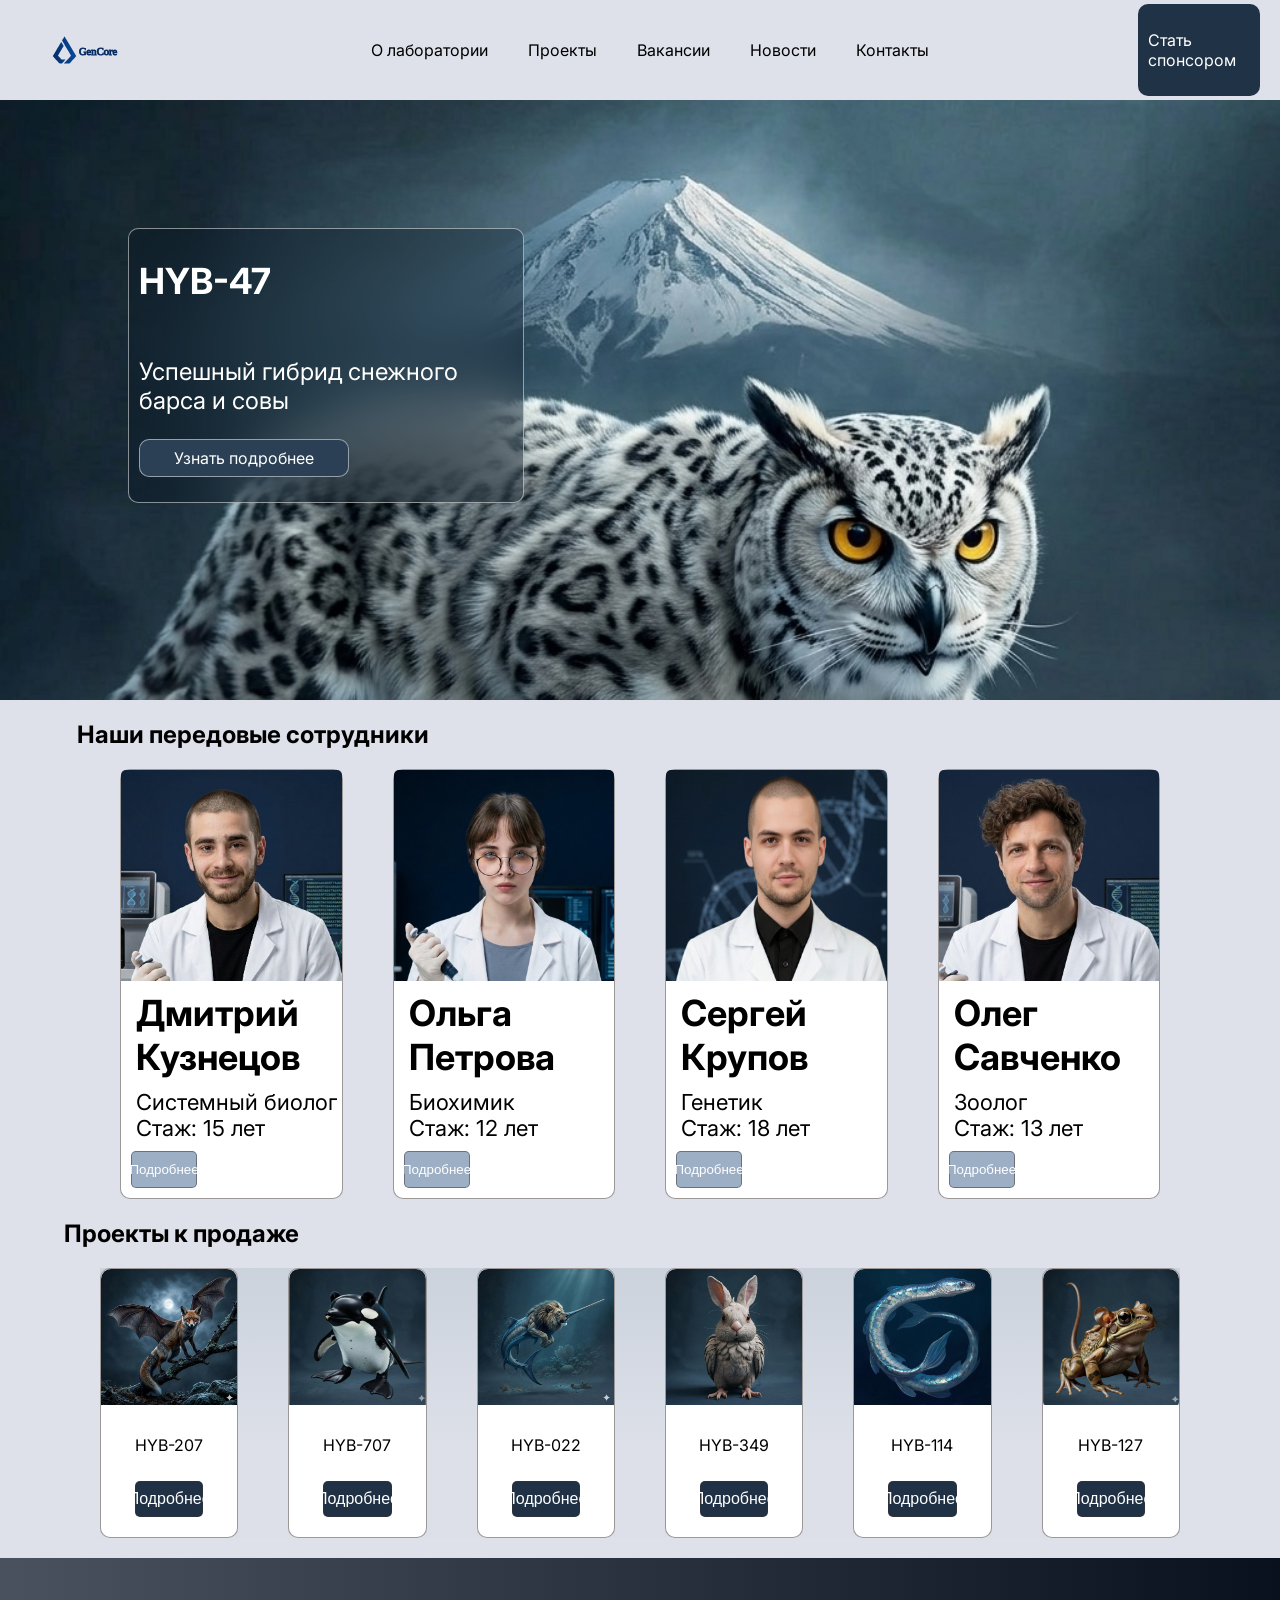
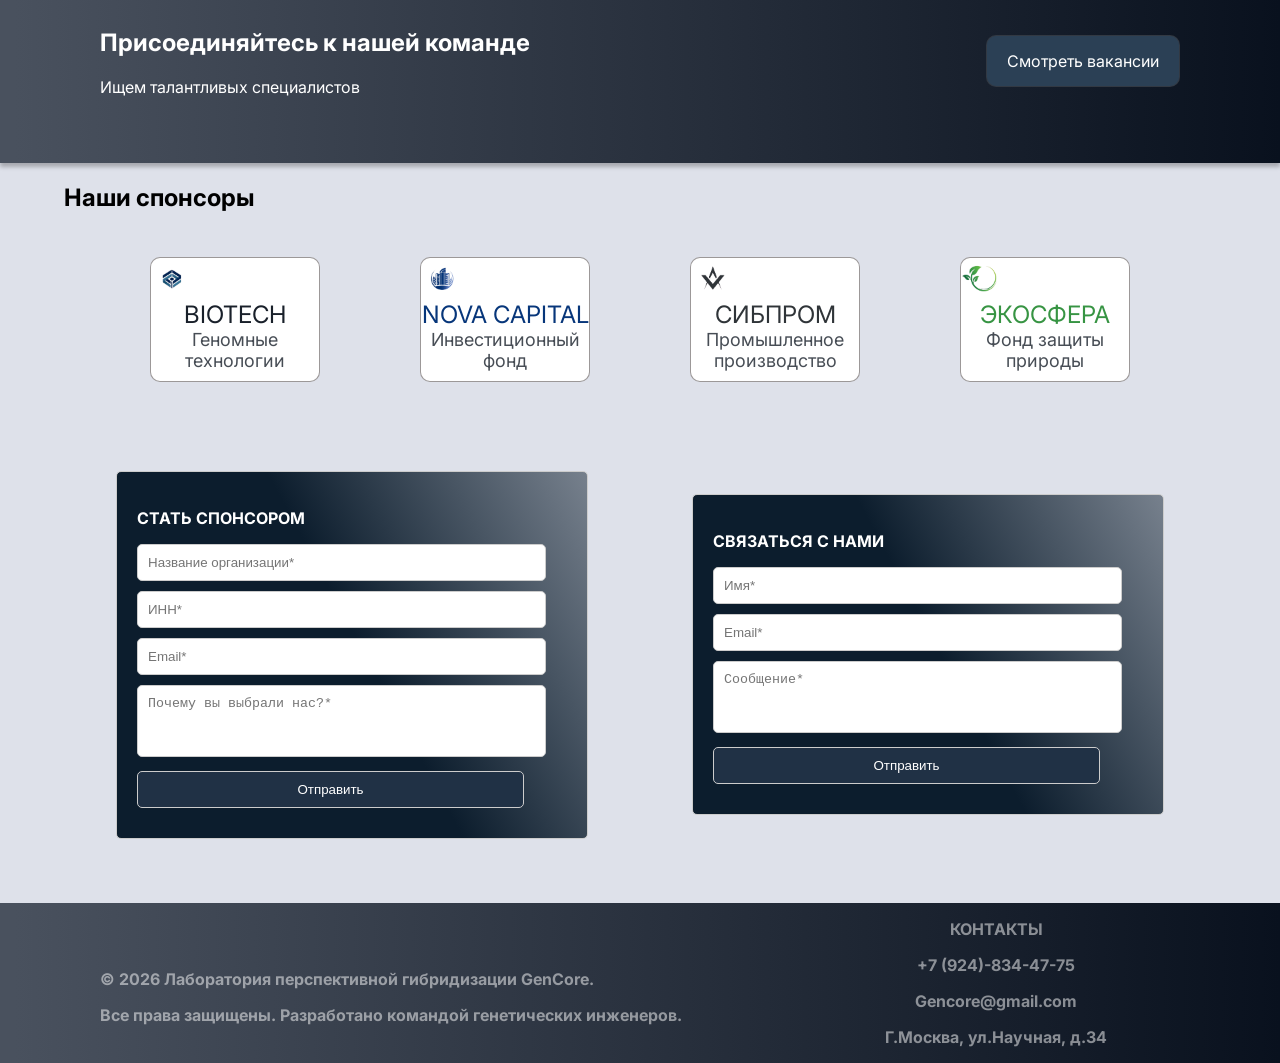
<file: index.html>
<!doctype html>
<html lang="en">
    <head>
        <meta charset="UTF-8">
        <meta name="viewport" content="width=device-width, initial-scale=1.0">
        <title>Gencore</title>
        <link rel="stylesheet" href="style.css">
        <link rel="preconnect" href="https://fonts.googleapis.com">
        <link rel="preconnect" href="https://fonts.gstatic.com" crossorigin>
        <link href="https://fonts.googleapis.com/css2?family=Inter:ital,opsz,wght@0,14..32,100..900;1,14..32,100..900&display=swap" rel="stylesheet">
    </head>
    <body>
        <header>
            <section class="main_menu">
                <div class="logo">
                    <img src="images/gencore_icon.svg" alt="GenCore Logo">
                </div>
                <nav class="main_nav">
                    <ul>
                        <li><a href="index.html">О лаборатории</a></li>
                        <li><a href="projects.html">Проекты</a></li>
                        <li><a href="vacancies.html">Вакансии</a></li>
                        <li><a href="detail-hybrid.html">Новости</a></li>
                        <li><a href="#">Контакты</a></li>
                    </ul>
                </nav>
                <div class="button">
                    <a class="sponsor_button" href="index.html#forms">
                        <p>Стать спонсором</p>
                    </a>
                </div>
                <button class="burger_button" id="burgerBtn">
                    <span></span>
                    <span></span>
                    <span></span>
                </button>
                <nav class="mobile_menu" id="mobileMenu">
                <ul>
                    <li><a href="index.html">О лаборатории</a></li>
                    <li><a href="projects.html">Проекты</a></li>
                    <li><a href="vacancies.html">Вакансии</a></li>
                    <li><a href="detail-hybrid.html">Новости</a></li>
                    <li><a href="#">Контакты</a></li>
                </ul>
                </nav>
            </section>
        </header>    
        <main>
            <section class="main_hybrid">
                <img src="images/HYB-47.jpg" alt="HYB-47">
                <div class="text_hybrid">
                    <h1>HYB-47</h1>
                    <p>Успешный гибрид снежного барса и совы</p>
                    <div class="button-main-hydrid">
                        <a href="detail-hybrid.html">Узнать подробнее</a>
                    </div>
                </div>
            </section>
            <section class="employees">
                <div class="our_employees">
                    <h2>Наши передовые сотрудники</h2>
                </div>
                <div class="group_employees">
                    <div class="eblock">
                        <img src="images/kuznechov.jpg" alt="Kuznechov Dmitry">
                        <b>Дмитрий Кузнецов</b>
                        <p>Системный биолог<br>Стаж: 15 лет</p>
                        <button class="employee-button" href="#">
                            <span>Подробнее</span>
                        </button>
                    </div>
                    <div class="eblock">
                        <img src="images/petrova.jpg" alt="Petrova Olga" />
                        <b>Ольга Петрова</b>
                        <p>Биохимик<br>Стаж: 12 лет</p>
                        <button class="employee-button" href="#">
                            <span>Подробнее</span>
                        </button>
                    </div>
                    <div class="eblock">
                        <img src="images/krupov.png" alt="Krypov Sergey" />
                        <b>Сергей Крупов</b>
                        <p>Генетик<br>Стаж: 18 лет</p>
                        <button class="employee-button" href="#">
                            <span>Подробнее</span>
                        </button>
                    </div>
                    <div class="eblock">
                        <img src="images/savchenko.jpg" alt="Savchenko Oleg" />
                        <b>Олег Савченко</b>
                        <p>Зоолог<br>Стаж: 13 лет 
                        </p>
                        <button class="employee-button" href="#">
                            <span>Подробнее</span>
                        </button>
                    </div>
                </div>
            </section>
            <section class="hybrids-sec">
                <h2 class = "our_hybrids">Проекты к продаже</h2>
                <div class="hybrids">
                    <div class="hybrid-block">
                        <img src="images/HYB-207.jpg" alt="HYB-207" />
                        <p>HYB-207</p>
                        <button href="#">Подробнее</button>
                    </div>
                    <div class="hybrid-block">
                        <img src="images/HYB-707.png" alt="HYB-707" />
                        <p>HYB-707</p>
                        <button href="#">Подробнее</button>
                    </div>
                    <div class="hybrid-block">
                        <img src="images/HYB-022.jpg" alt="HYB-022" />
                        <p>HYB-022</p>
                        <button href="#">Подробнее</button>
                    </div>
                    <div class="hybrid-block">
                        <img src="images/HYB-349.jpg" alt="HYB-349" />
                        <p>HYB-349</p>
                        <button href="#">Подробнее</button>
                    </div>
                    <div class="hybrid-block">
                        <img src="images/HYB-114.jpg" alt="HYB-114" />
                        <p>HYB-114</p>
                        <button href="#">Подробнее</button>
                    </div>
                    <div class="hybrid-block">
                        <img src="images/HYB-127.png" alt="HYB-127" />
                        <p>HYB-127</p>
                        <button href="#">Подробнее</button>
                    </div>
                </div>
            </section>
            <section class="command">
                <div class="command-text">
                    <h2>Присоединяйтесь к нашей команде</h2>
                    <p>Ищем талантливых специалистов</p>
                </div>
                <a href="vacancies.html">Смотреть вакансии</a>
            </section>
            <h2 class="our_sponsors">Наши спонсоры</h2>
            <section class="sponsors">
                <div class="sponsor-block">
                    <span><img src="images/Biotech_logo.png" alt="Biotech logo"></span>
                    <p class="org-p-bio">BIOTECH</p>
                    <p class="org-text">Геномные технологии</p>
                </div>
                <div class="sponsor-block">
                    <span><img src="images/Nova_Capital_logo.png" alt="Nova Capital logo"></span>
                    <p class="org-p-nova">NOVA CAPITAL</p>
                    <p class="org-text">Инвестиционный фонд</p>
                </div>
                <div class="sponsor-block">
                    <span><img src="images/Sibprom_logo.png" alt="Sibprom logo"/></span>
                    <p class="org-p-sib">СИБПРОМ</p>
                    <p class="org-text">Промышленное производство</p>
                </div>
                <div class="sponsor-block">
                    <span><img src="images/Echosphera_logo.png" alt="Echosphera logo"></span>
                    <p class="org-p-eco">ЭКОСФЕРА</p>
                    <p class="org-text">Фонд защиты природы</p>
                </div>
            </section>
            <section class="forms" id="forms">
                <form action="/sponsor" method="post">
                    <b><p>CТАТЬ СПОНСОРОМ</p></b>
                    <input type="text" name="organization" required placeholder="Название организации*">
                    <input type="number" name="inn" required placeholder="ИНН*">
                    <input type="email" name="email" required placeholder="Email*">
                    <textarea name="message" required placeholder="Почему вы выбрали нас?*"></textarea>
                    <button type="submit">Отправить</button>
                </form>
                <form action="/contact" method="post">
                    <b><p>СВЯЗАТЬСЯ С НАМИ</p></b>
                    <input type="text" name="name" required placeholder="Имя*">
                    <input type="email" name="email" required placeholder="Email*">
                    <textarea name="message" required placeholder="Сообщение*"></textarea>
                    <button type="submit">Отправить</button>
                </form>
            </section>
        </main>
        <footer>
            <span>
                <b><p>© 2026 Лаборатория перспективной гибридизации GenCore.</p></b>
                <b><p>Все права защищены. Разработано командой генетических инженеров.</p></b>
            </span>
            <div class="contact-block">
                <b><p>КОНТАКТЫ</p></b>
                <b><p>+7 (924)-834-47-75</p></b>
                <b><p>Gencore@gmail.com</p></b>
                <b><p>Г.Москва, ул.Научная, д.34</p></b>
            </div>
        </footer>
        <script>
        const burgerBtn = document.getElementById('burgerBtn');
        const mobileMenu = document.getElementById('mobileMenu');

        burgerBtn.addEventListener('click', function() {
            burgerBtn.classList.toggle('active');
            mobileMenu.classList.toggle('active');
        });

        // Закрытие меню при клике на ссылку
        const mobileMenuLinks = mobileMenu.querySelectorAll('a');
        mobileMenuLinks.forEach(link => {
            link.addEventListener('click', function() {
                burgerBtn.classList.remove('active');
                mobileMenu.classList.remove('active');
            });
        });
        </script>
    </body>
</html>
</file>
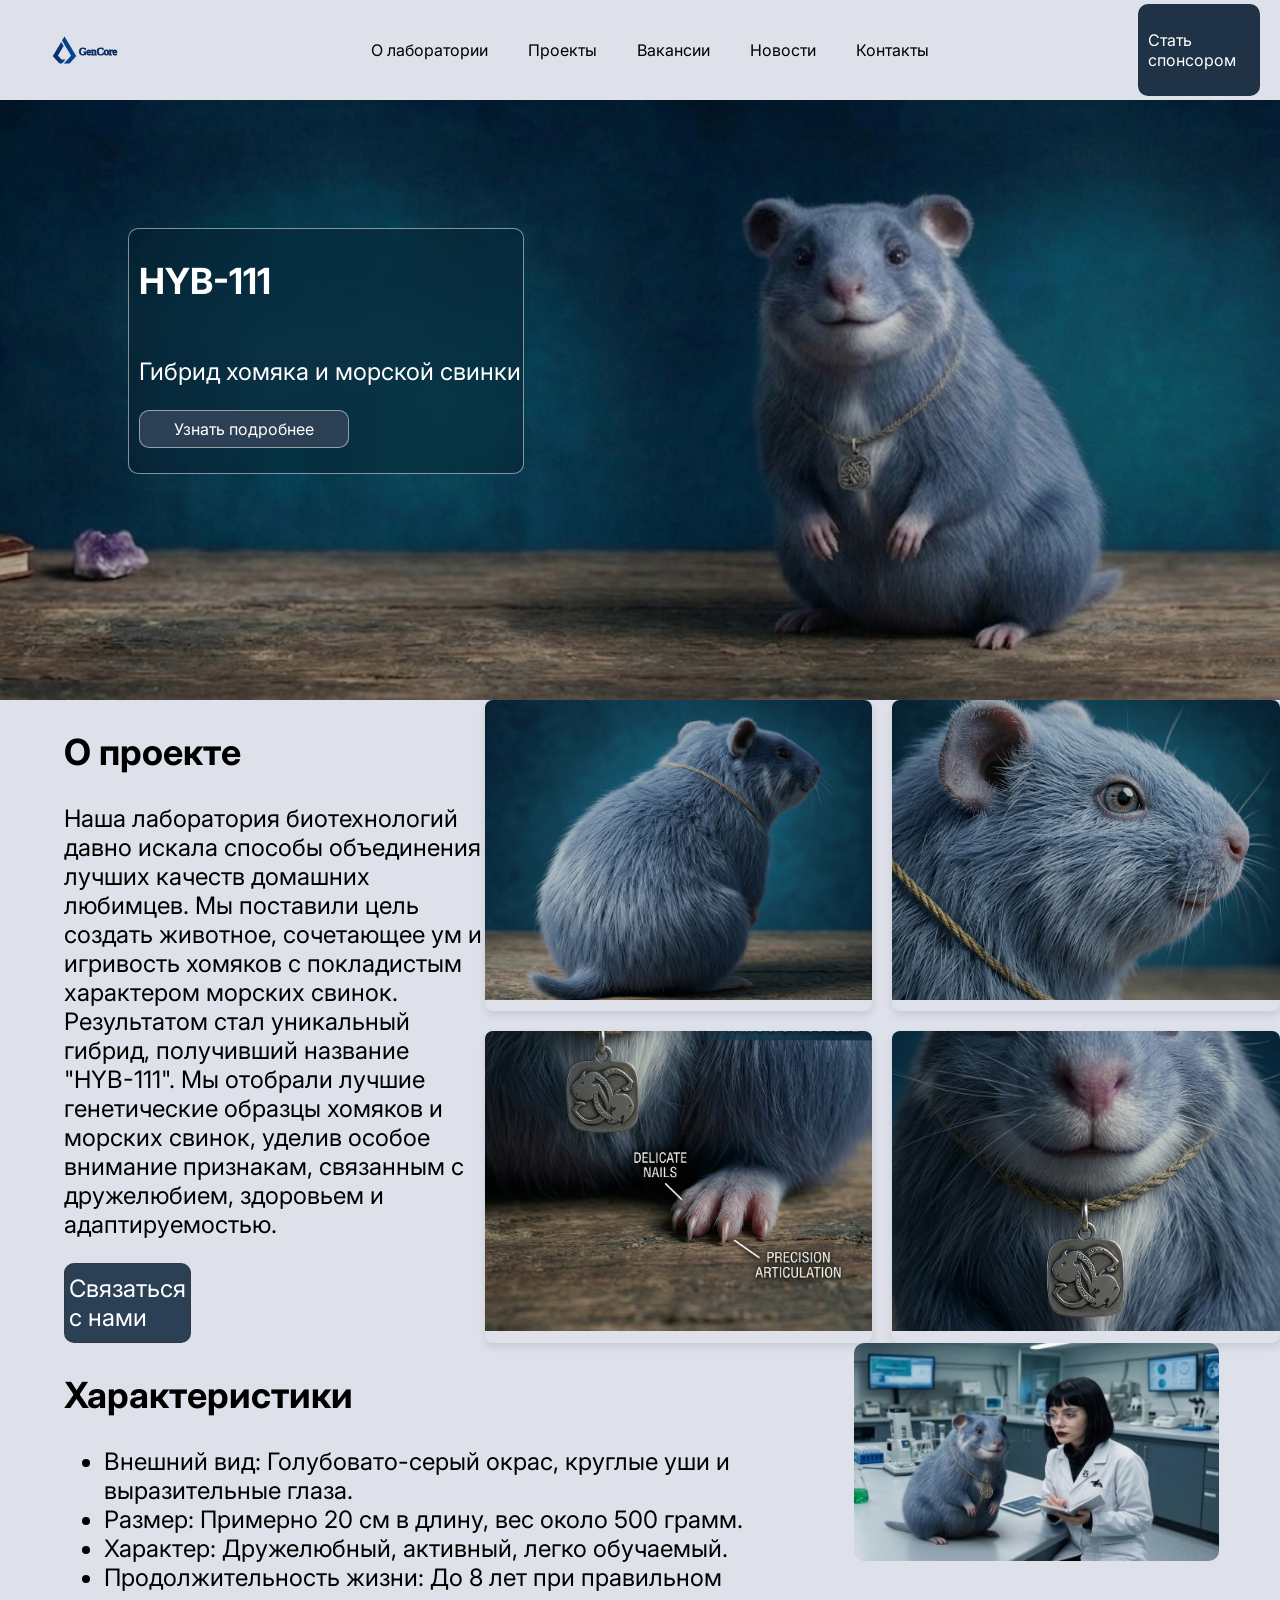
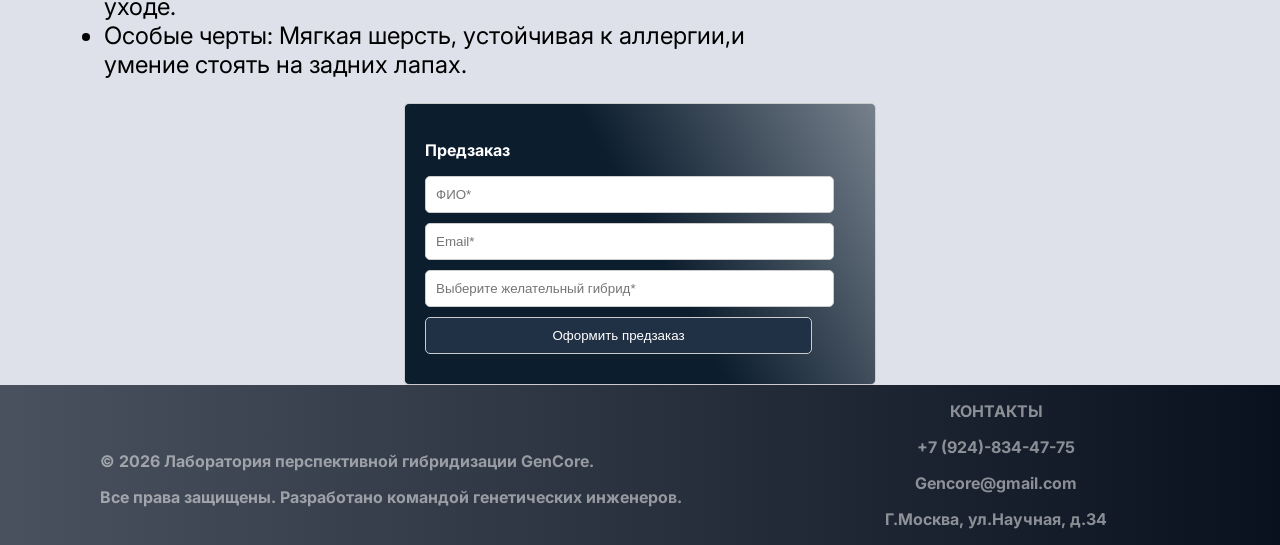
<file: detail-hybrid.html>
<!doctype html>
<html lang="ru">
    <head>
        <meta charset="UTF-8">
        <meta name="viewport" content="width=device-width, initial-scale=1.0">
        <title>Gencore</title>
        <link rel="stylesheet" href="style.css">
        <link rel="preconnect" href="https://fonts.googleapis.com">
        <link rel="preconnect" href="https://fonts.gstatic.com" crossorigin>
        <link href="https://fonts.googleapis.com/css2?family=Inter:ital,opsz,wght@0,14..32,100..900;1,14..32,100..900&display=swap" rel="stylesheet">
    </head>
    <body>
        <header>
            <section class="main_menu">
                <div class="logo">
                    <img src="images/gencore_icon.svg" alt="GenCore Logo">
                </div>
                <nav class="main_nav">
                    <ul>
                        <li><a href="index.html">О лаборатории</a></li>
                        <li><a href="projects.html">Проекты</a></li>
                        <li><a href="vacancies.html">Вакансии</a></li>
                        <li><a href="detail-hybrid.html">Новости</a></li>
                        <li><a href="#">Контакты</a></li>
                    </ul>
                </nav>
                <div class="button">
                    <a class="sponsor_button" href="index.html#forms">
                        <p>Стать спонсором</p>
                    </a>
                </div>
                <button class="burger_button" id="burgerBtn">
                    <span></span>
                    <span></span>
                    <span></span>
                </button>
                <nav class="mobile_menu" id="mobileMenu">
                <ul>
                    <li><a href="index.html">О лаборатории</a></li>
                    <li><a href="projects.html">Проекты</a></li>
                    <li><a href="vacancies.html">Вакансии</a></li>
                    <li><a href="detail-hybrid.html">Новости</a></li>
                    <li><a href="#">Контакты</a></li>
                </ul>
                </nav>
            </section>
        </header> 
        <main>
            <section class="main_hybrid">
                <img src="images/HYB-111.jpg" alt="HYB-112" />
                <div class="text_hybrid">
                    <h1>HYB-111</h1>
                    <p>Гибрид хомяка и морской свинки</p>
                    <div class="button-main-hydrid">
                        <a href="#">Узнать подробнее</a>
                    </div>
                </div>
            </section>
            <section class="about-project">
                <div class="about-project-text">
                    <h2>О проекте</h2>
                    <p>Наша лаборатория биотехнологий давно искала способы объединения лучших качеств домашних любимцев. Мы поставили цель создать животное, сочетающее ум и игривость хомяков с покладистым характером морских свинок. Результатом стал уникальный гибрид, получивший название "HYB-111". Мы отобрали лучшие генетические образцы хомяков и морских свинок, уделив особое внимание признакам, связанным с дружелюбием, здоровьем и адаптируемостью.</p>
                    <a href="#">Связаться с нами</a>
                </div>
                <div class="detail-hybrid-images">
                    <div class="detail-hybrid-image">
                        <img src="images/HYB-111-back.jpg" alt="HYB-111-back"> 
                    </div>
                    <div class="detail-hybrid-image">
                        <img src="images/HYB-111-face.jpg" alt="HYB-111-face">
                    </div>
                    <div class="detail-hybrid-image">
                        <img src="images/HYB-111-paw.jpg" alt="HYB-111-paw">
                    </div>
                    <div class="detail-hybrid-image">
                        <img src="images/HYB-111-front.jpg" alt="HYB-111-front">
                    </div>
                </div>
            </section>
            <section class="features">
                <div class="features-text">
                    <h2>Характеристики</h2>
                    <ul>
                        <li>Внешний вид: Голубовато-серый окрас, круглые уши и выразительные глаза.</li>
                        <li>Размер: Примерно 20 см в длину, вес около 500 грамм.</li>
                        <li>Характер: Дружелюбный, активный, легко обучаемый.</li>
                        <li>Продолжительность жизни: До 8 лет при правильном уходе.</li>
                        <li>Особые черты: Мягкая шерсть, устойчивая к аллергии,и умение стоять на задних лапах.</li>
                    </ul>
                </div>
                <div class="features-img">
                    <img src="images/HYB-111-observation.jpg" alt="HYB-111-observation">
                </div>
            </section>
            <section class="form-hydrid">
                <form class = "form-hybrid" action="/preorder" method="post">
                    <b><p>Предзаказ</p></b>
                    <input type="text" name="name" required placeholder="ФИО*">
                    <input type="email" name="email" required placeholder="Email*">
                    <input type="text" name="hybrid" required placeholder="Выберите желательный гибрид*">
                    <button type="submit">Оформить предзаказ</button>
                </form>
            </section>
        </main>
        <footer>
            <span>
                <b><p>© 2026 Лаборатория перспективной гибридизации GenCore.</p></b>
                <b><p>Все права защищены. Разработано командой генетических инженеров.</p></b>
            </span>
            <div class="contact-block">
                <b><p>КОНТАКТЫ</p></b>
                <b><p>+7 (924)-834-47-75</p></b>
                <b><p>Gencore@gmail.com</p></b>
                <b><p>Г.Москва, ул.Научная, д.34</p></b>
            </div>
        </footer>
        <script>
        const burgerBtn = document.getElementById('burgerBtn');
        const mobileMenu = document.getElementById('mobileMenu');

        burgerBtn.addEventListener('click', function() {
            burgerBtn.classList.toggle('active');
            mobileMenu.classList.toggle('active');
        });

        // Закрытие меню при клике на ссылку
        const mobileMenuLinks = mobileMenu.querySelectorAll('a');
        mobileMenuLinks.forEach(link => {
            link.addEventListener('click', function() {
                burgerBtn.classList.remove('active');
                mobileMenu.classList.remove('active');
            });
        });
        </script>
    </body>
</html>
</file>
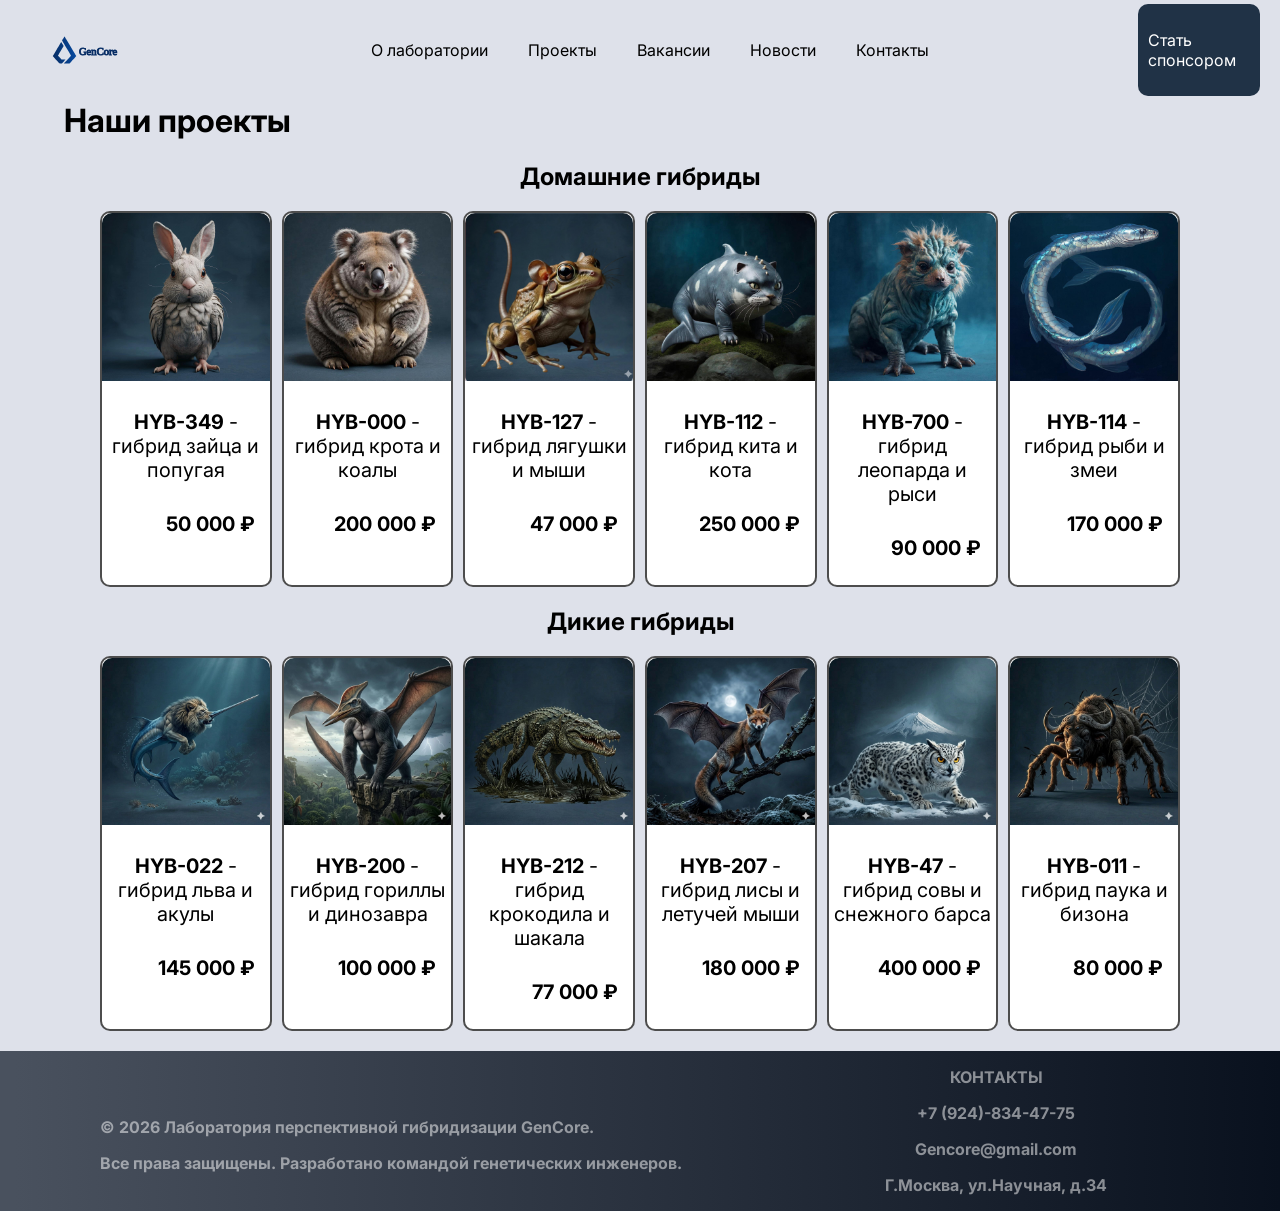
<file: projects.html>
<!doctype html>
<html lang="ru">
    <head>
        <meta charset="UTF-8">
        <meta name="viewport" content="width=device-width, initial-scale=1.0">
        <title>Gencore</title>
        <link rel="stylesheet" href="style.css">
        <link rel="preconnect" href="https://fonts.googleapis.com">
        <link rel="preconnect" href="https://fonts.gstatic.com" crossorigin>
        <link href="https://fonts.googleapis.com/css2?family=Inter:ital,opsz,wght@0,14..32,100..900;1,14..32,100..900&display=swap" rel="stylesheet">
    </head>
    <body>
        <header>
            <section class="main_menu">
                <div class="logo">
                    <img src="images/gencore_icon.svg" alt="GenCore Logo">
                </div>
                <nav class="main_nav">
                    <ul>
                        <li><a href="index.html">О лаборатории</a></li>
                        <li><a href="projects.html">Проекты</a></li>
                        <li><a href="vacancies.html">Вакансии</a></li>
                        <li><a href="detail-hybrid.html">Новости</a></li>
                        <li><a href="#">Контакты</a></li>
                    </ul>
                </nav>
                <div class="button">
                    <a class="sponsor_button" href="index.html#forms">
                        <p>Стать спонсором</p>
                    </a>
                </div>
                <button class="burger_button" id="burgerBtn">
                    <span></span>
                    <span></span>
                    <span></span>
                </button>
                <nav class="mobile_menu" id="mobileMenu">
                <ul>
                    <li><a href="index.html">О лаборатории</a></li>
                    <li><a href="projects.html">Проекты</a></li>
                    <li><a href="vacancies.html">Вакансии</a></li>
                    <li><a href="detail-hybrid.html">Новости</a></li>
                    <li><a href="#">Контакты</a></li>
                </ul>
                </nav>
            </section>
        </header> 
        <main>
            <h1 class="our-projects">Наши проекты</h1>
            <h2 class="projects-header">Домашние гибриды</h2>
            <section class="home-hybrids">
                <div class="home-block">
                    <img src="images/HYB-349.jpg" alt="HYB-349">
                    <p><b>HYB-349</b> - гибрид зайца и попугая</p>
                    <p class="price"><strong>50 000 ₽</strong></p>
                </div>
                <div class="home-block">
                    <img src="images/HYB-000.jpg" alt="HYB-000">
                    <p><b>HYB-000</b> - гибрид крота и коалы</p>
                    <p class="price"><strong>200 000 ₽</strong></p>
                </div>
                <div class="home-block">
                    <img src="images/HYB-127.png" alt="HYB-127">
                    <p><b>HYB-127</b> - гибрид лягушки и мыши</p>
                    <p class="price"><strong>47 000 ₽</strong></p>
                </div>
                <div class="home-block">
                    <img src="images/HYB-112.jpg" alt="HYB-111">
                    <p><b>HYB-112</b> - гибрид кита и кота</p>
                    <p class="price"><strong>250 000 ₽</strong></p>
                </div>
                <div class="home-block">
                    <img src="images/HYB-700.jpg" alt="HYB-700">
                    <p><b>HYB-700</b> - гибрид леопарда и рыси</p>
                    <p class="price"><strong>90 000 ₽</strong></p>
                </div>
                <div class="home-block">
                    <img src="images/HYB-114.jpg" alt="HYB-114">
                    <p><b>HYB-114</b> - гибрид рыби и змеи</p>
                    <p class="price"><strong>170 000 ₽</strong></p>
                </div>
            </section>
            <h2 class="projects-header">Дикие гибриды</h2>
            <section class="wild-hybrids">
                <div class="wild-block">
                    <img src="images/HYB-022.jpg" alt="HYB-022">
                    <p><b>HYB-022</b> - гибрид льва и акулы</p>
                    <p class="price"><strong>145 000 ₽</strong></p>
                </div>
                <div class="wild-block">
                    <img src="images/HYB-200.jpg" alt="HYB-200">
                    <p><b>HYB-200</b> - гибрид гориллы и динозавра</p>
                    <p class="price"><strong>100 000 ₽</strong></p>
                </div>
                <div class="wild-block">
                    <img src="images/HYB-212.jpg" alt="HYB-212">
                    <p><b>HYB-212</b> - гибрид крокодила и шакала</p>
                    <p class="price"><strong>77 000 ₽</strong></p>
                </div>
                <div class="wild-block">
                    <img src="images/HYB-207.jpg" alt="HYB-207">
                    <p><b>HYB-207</b> - гибрид лисы и летучей мыши</p>
                    <p class="price"><strong>180 000 ₽</strong></p>
                </div>
                <div class="wild-block">
                    <img src="images/HYB-47-mini.jpg" alt="HYB-47">
                    <p><b>HYB-47</b> - гибрид совы и снежного барса</p>
                    <p class="price"><strong>400 000 ₽</strong></p>
                </div>
                <div class="wild-block">
                    <img src="images/HYB-011.jpg" alt="HYB-011">
                    <p><b>HYB-011</b> - гибрид паука и бизона</p>
                    <p class="price"><strong>80 000 ₽</strong></p>
                </div>
            </section>
        </main>
        <footer>
            <span>
                <b><p>© 2026 Лаборатория перспективной гибридизации GenCore.</p></b>
                <b><p>Все права защищены. Разработано командой генетических инженеров.</p></b>
            </span>
            <div class="contact-block">
                <b><p>КОНТАКТЫ</p></b>
                <b><p>+7 (924)-834-47-75</p></b>
                <b><p>Gencore@gmail.com</p></b>
                <b><p>Г.Москва, ул.Научная, д.34</p></b>
            </div>
        </footer>
        <script>
        const burgerBtn = document.getElementById('burgerBtn');
        const mobileMenu = document.getElementById('mobileMenu');

        burgerBtn.addEventListener('click', function() {
            burgerBtn.classList.toggle('active');
            mobileMenu.classList.toggle('active');
        });

        // Закрытие меню при клике на ссылку
        const mobileMenuLinks = mobileMenu.querySelectorAll('a');
        mobileMenuLinks.forEach(link => {
            link.addEventListener('click', function() {
                burgerBtn.classList.remove('active');
                mobileMenu.classList.remove('active');
            });
        });
        </script>
    </body>
</html>
</file>
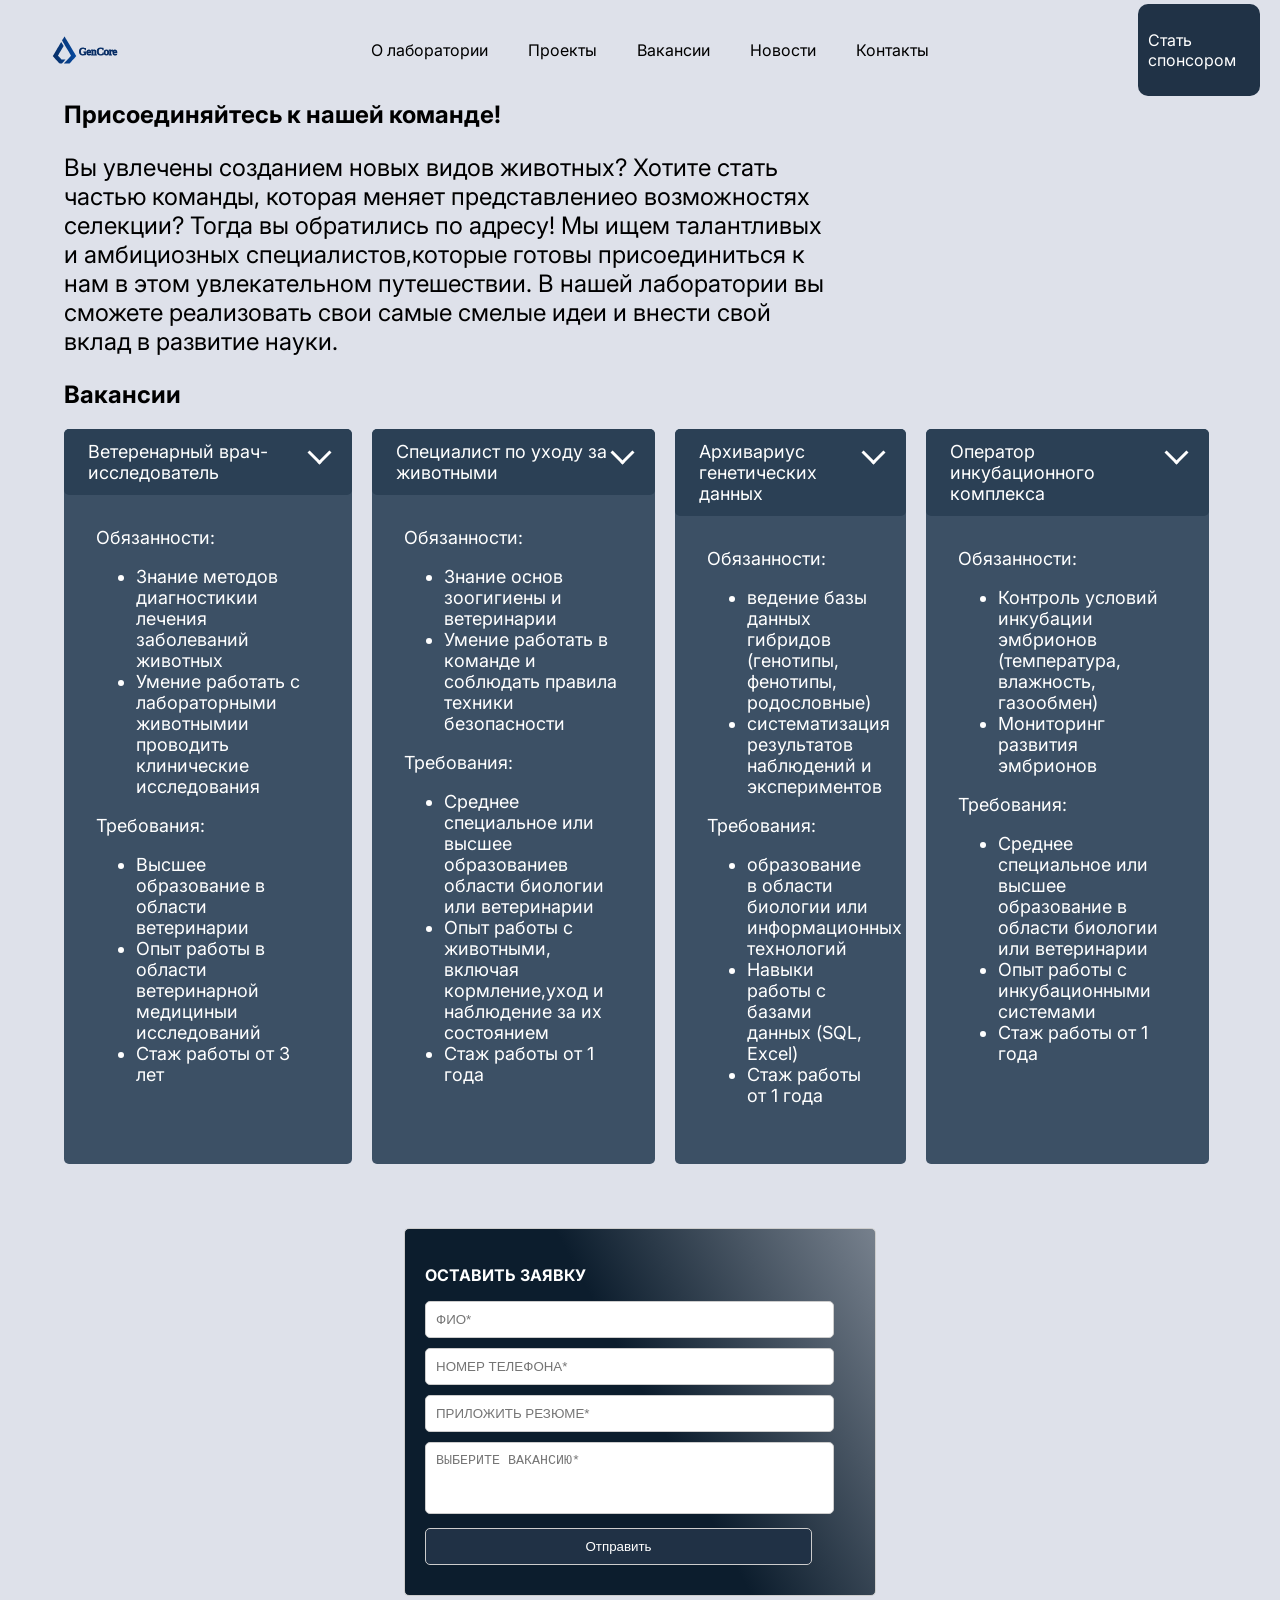
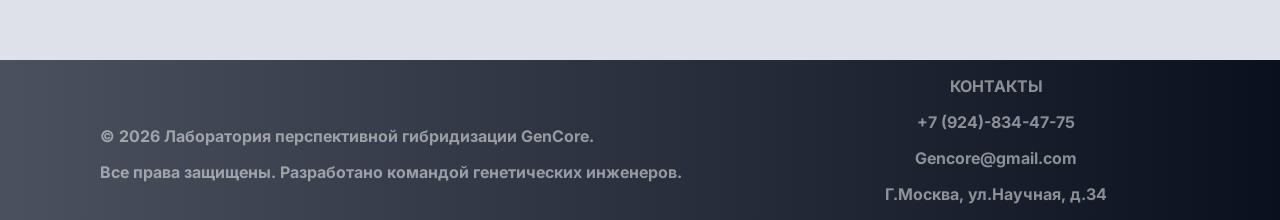
<file: vacancies.html>
<!doctype html>
<html lang="ru">
    <head>
        <meta charset="UTF-8">
        <meta name="viewport" content="width=device-width, initial-scale=1.0">
        <title>Gencore</title>
        <link rel="stylesheet" href="style.css">
        <link rel="preconnect" href="https://fonts.googleapis.com">
        <link rel="preconnect" href="https://fonts.gstatic.com" crossorigin>
        <link href="https://fonts.googleapis.com/css2?family=Inter:ital,opsz,wght@0,14..32,100..900;1,14..32,100..900&display=swap" rel="stylesheet">
    </head>
    <body>
        <header>
            <section class="main_menu">
                <div class="logo">
                    <img src="images/gencore_icon.svg" alt="GenCore Logo">
                </div>
                <nav class="main_nav">
                    <ul>
                        <li><a href="index.html">О лаборатории</a></li>
                        <li><a href="projects.html">Проекты</a></li>
                        <li><a href="vacancies.html">Вакансии</a></li>
                        <li><a href="detail-hybrid.html">Новости</a></li>
                        <li><a href="#">Контакты</a></li>
                    </ul>
                </nav>
                <div class="button">
                    <a class="sponsor_button" href="index.html#forms">
                        <p>Стать спонсором</p>
                    </a>
                </div>
                <button class="burger_button" id="burgerBtn">
                    <span></span>
                    <span></span>
                    <span></span>
                </button>
                <nav class="mobile_menu" id="mobileMenu">
                <ul>
                    <li><a href="index.html">О лаборатории</a></li>
                    <li><a href="projects.html">Проекты</a></li>
                    <li><a href="vacancies.html">Вакансии</a></li>
                    <li><a href="detail-hybrid.html">Новости</a></li>
                    <li><a href="#">Контакты</a></li>
                </ul>
                </nav>
            </section>
        </header> 
        <main>
            <section>
                <h1 class="vacancies-h1">Присоединяйтесь к нашей команде!</h1>
                <p class="vacancies-main-p">Вы увлечены созданием новых видов животных? Хотите стать частью команды, которая меняет представлениео возможностях селекции? Тогда вы обратились по адресу! Мы ищем талантливых и амбициозных специалистов,которые готовы присоединиться к нам в этом увлекательном путешествии. В нашей лаборатории вы сможете реализовать свои самые смелые идеи и внести свой вклад в развитие науки.</p>
            </section>
            <section class="vacancies">
                <h2>Вакансии</h2>
                <div class ="vacancies-blocks">
                    <details class="details" open>
                            <summary class="details_title">Ветеренарный врач-исследователь</summary>
                        <div class = "details_content">
                            <p>Обязанности:</p>
                            <ul>
                                <li>Знание методов диагностикии лечения заболеваний животных</li>
                                <li>Умение работать с лабораторными животнымии проводить клинические исследования</li>
                            </ul>
                            <p>Требования:</p>    
                            <ul>
                                <li>Высшее образование в области ветеринарии</li>
                                <li>Опыт работы в области ветеринарной медициныи исследований</li>
                                <li>Стаж работы от 3 лет</li>
                            </ul>    
                        </div>
                    </details>
                    <details class="details" open>
                            <summary class="details_title">Специалист по уходу за животными</summary>
                        <div class = "details_content">
                            <p>Обязанности:</p>
                            <ul>
                                <li>Знание основ зоогигиены и ветеринарии</li>
                                <li>Умение работать в команде и соблюдать правила техники безопасности</li>
                            </ul>    
                            <p>Требования:</p>    
                            <ul>
                                <li>Среднее специальное или высшее образованиев области биологии или ветеринарии</li>
                                <li>Опыт работы с животными, включая кормление,уход и наблюдение за их состоянием</li>
                                <li>Стаж работы от 1 года</li>
                            </ul>
                        </div>
                    </details>
                    <details class="details" open>
                            <summary class="details_title">Архивариус генетических данных</summary>
                        <div class = "details_content">
                            <p>Обязанности:</p>
                            <ul>
                                <li>ведение базы данных гибридов (генотипы, фенотипы, родословные)</li>
                                <li>систематизация результатов наблюдений и экспериментов</li>
                            </ul>
                            <p>Требования:</p>    
                            <ul>
                                <li>образование в области биологии или информационных технологий</li>
                                <li>Навыки работы с базами данных (SQL, Excel)</li>
                                <li>Стаж работы от 1 года</li>
                            </ul>    
                        </div>
                    </details>
                    <details class="details" open>
                            <summary class="details_title">Оператор инкубационного комплекса</summary>
                        <div class = "details_content">
                            <p>Обязанности:</p>
                            <ul>
                                <li>Контроль условий инкубации эмбрионов (температура, влажность, газообмен)</li>
                                <li>Мониторинг развития эмбрионов</li>
                            </ul>
                            <p>Требования:</p>
                            <ul>
                                <li>Среднее специальное или высшее образование в области биологии или ветеринарии</li>
                                <li>Опыт работы с инкубационными системами</li>
                                <li>Стаж работы от 1 года</li>
                            </ul>
                        </div>
                    </details>
                </div>
            </section>
             <section class="forms" id="forms">
                <form action="/contact" method="post">
                    <b><p>ОСТАВИТЬ ЗАЯВКУ</p></b>
                    <input type="text" name="organization" required placeholder="ФИО*">
                    <input type="number" name="inn" required placeholder="НОМЕР ТЕЛЕФОНА*">
                    <input type="email" name="email" required placeholder="ПРИЛОЖИТЬ РЕЗЮМЕ*">
                    <textarea name="message" required placeholder="ВЫБЕРИТЕ ВАКАНСИЮ*"></textarea>
                    <button type="submit">Отправить</button>
                </form>
            </section>
        </main>
        <footer>
            <span>
                <b><p>© 2026 Лаборатория перспективной гибридизации GenCore.</p></b>
                <b><p>Все права защищены. Разработано командой генетических инженеров.</p></b>
            </span>
            <div class="contact-block">
                <b><p>КОНТАКТЫ</p></b>
                <b><p>+7 (924)-834-47-75</p></b>
                <b><p>Gencore@gmail.com</p></b>
                <b><p>Г.Москва, ул.Научная, д.34</p></b>
            </div>
        </footer>
        <script>
        const burgerBtn = document.getElementById('burgerBtn');
        const mobileMenu = document.getElementById('mobileMenu');

        burgerBtn.addEventListener('click', function() {
            burgerBtn.classList.toggle('active');
            mobileMenu.classList.toggle('active');
        });

        // Закрытие меню при клике на ссылку
        const mobileMenuLinks = mobileMenu.querySelectorAll('a');
        mobileMenuLinks.forEach(link => {
            link.addEventListener('click', function() {
                burgerBtn.classList.remove('active');
                mobileMenu.classList.remove('active');
            });
        });
        </script>
    </body>
</html>
</file>
<file: style.css>
html {
    background-color: #dee1ea;
    font-family: Inter, Regular;
}
body {
    margin: 0;
}
.main_menu {
    margin: 20px 0px 20px 20px;
    position: relative;
    height: 60px;
    display: flex;
    align-items: center;
    justify-content: space-between;
    padding: 0 20px;
}
.logo {
    display: flex;
    align-items: center;
    width: 10%;
}
.logo img {
    width: 80%;
    height: 80%;
}
.main_nav {
    display: flex;
    flex: 1 1 auto;
    justify-content: center;
    align-items: center;
    width: 70%;
}
.main_nav ul {
    list-style: none;
    margin: 0;
    padding: 0;
    display: flex;
    gap: 28px;
    align-items: center;
}
.main_nav a {
    text-decoration: none;
    padding: 8px 6px;
    color: #000000;
}
.button {
    flex: 0 0 auto;
    display: flex;
    width: 10%;
}
.sponsor_button {
    display: inline-flex;
    align-items: center;
    justify-content: center;
    gap: 6px;
    padding: 10px;
    background: #203246;
    color: #ffffff;
    text-decoration: none;
    border-radius: 10px;
}
.burger_button {
    display: none;
    flex-direction: column;
    justify-content: center;
    align-items: center;
    width: 50px;
    height: 50px;
    background: none;
    border: none;
    cursor: pointer;
    gap: 6px;
    margin-right: 15px;
}

.burger_button span {
    width: 25px;
    height: 3px;
    background-color: #203246;
    transition: all 0.3s ease;
    display: block;
}

.burger_button.active span:nth-child(1) {
    transform: rotate(45deg) translate(10px, 10px);
}

.burger_button.active span:nth-child(2) {
    opacity: 0;
}

.burger_button.active span:nth-child(3) {
    transform: rotate(-45deg) translate(7px, -7px);
}

/* Мобильное меню */
.mobile_menu {
    display: none;
    position: fixed;
    top: 0;
    left: 0;
    width: 100%;
    height: 100vh;
    background-color: #ffffff;
    z-index: 999;
    flex-direction: column;
    padding-top: 80px;
    transform: translateX(-100%);
    transition: transform 0.3s ease;
    overflow-y: auto;
}

.mobile_menu.active {
    transform: translateX(0);
}

.mobile_menu ul {
    list-style: none;
    margin: 0;
    padding: 0;
    display: flex;
    flex-direction: column;
    gap: 0;
}

.mobile_menu li {
    border-bottom: 1px solid #dee1ea;
}

.mobile_menu a {
    display: block;
    padding: 20px;
    text-decoration: none;
    color: #000000;
    font-size: 18px;
}

.mobile_menu a:hover {
    background-color: #f0f0f0;
}
.main_hybrid {
    width: auto;
    height: 600px;
    position: relative;
    overflow: hidden;
}
.main_hybrid img {
    position: absolute;
    top: 0;
    left: 0;
    width: 100%;
    height: 100%;
    object-fit: cover;
    z-index: 1;
}
.text_hybrid {
    position: absolute;
    width: 30%;
    display: flex;
    flex-direction: column;
    margin: 10% 5% 5% 10%;
    padding-left: 10px;
    padding-bottom: 25px;
    background: rgba(6, 18, 32, 0.3);
    border: 1px solid rgba(255, 255, 255, 0.5);
    backdrop-filter: blur(27.5px);
    color: #ffffff;
    border-radius: 10px;
    z-index: 2;
}
.text_hybrid h1 {
    font-size: 36px;
}
.text_hybrid p {
    font-size: 24px;
}
.button-main-hydrid {
    display: flex;
    justify-content: center;
    align-items: center;
    padding: 8px;
    background: #2b4055;
    border: 1px solid rgba(255, 255, 255, 0.5);
    border-radius: 10px;
    width: 50%;
}
.button-main-hydrid a {
    color: #ffffff;
    text-decoration: none;
}
.employees {
    background-color: #DEE1EA;
}
.group_employees {
    margin: 20px 20px;
    padding-left: 100px;
    padding-right: 100px;
    display: flex;
    gap: 50px;
}
.our_employees h2 {
    margin-left: 6%;
}
.eblock {
    background: white;
    border-radius: 10px;
    display: flex;
    justify-content: start;
    flex-direction: column;
    border: 1px solid #3A323280;
}
.eblock b {
    font-size: 36px;
    padding-bottom: 0px;
    margin: 10px 0px 10px 15px;
}
.eblock p {
    margin-top: 0;
    font-size: 22px;
    margin: 0px 0px 10px 15px;
}
.eblock img {
    width: 100%;
    height: auto;
    border-radius: 5px 5px 0px 0px;
}
.employee-button {
    display: flex;
    flex-direction: column;
    justify-content: center;
    align-items: center;
    background: #9dafc5;
    border: 1px solid rgba(58, 50, 50, 0.5);
    border-radius: 5px;
    width: 30%;
    color: #ffffff;
    text-decoration: none;
    margin-left: 10px;
}
.sponsors-sec {
    background-color: #e6e9f0;
}
.our_sponsors {
    margin-left: 5%;
}
.sponsors {
    display: flex;
    justify-content: space-around;
    padding-left: 100px;
    padding-right: 100px;
}
.sponsor-block {
    flex: 1;
    margin: 25px 50px 25px 50px;
    text-align: center;
    background-color: white;
    border-radius: 10px;
    border: 1px solid #3A323280;
}
.sponsor-block img {
    width: 25%;
    height: 25%;
    display: flex;
}
.sponsor-block span {
    display: flex;
}
.org-text {
    color: #19202ACC;
    margin: 0;
    padding-bottom: 10px;
    font-size: 18px;
}
.org-p-bio {
    color: #19202A;
    font-size: 24px;
    font-weight: 400;
    margin: 0;
}
.org-p-nova {
    color: #07367A;
    font-size: 24px;
    font-weight: 400;
    margin: 0;
}
.org-p-sib {
    color: #2F3438;
    font-size: 24px;
    font-weight: 400;
    margin: 0;
}
.org-p-eco {
    color: #379443;
    font-size: 24px;
    font-weight: 400;
    margin: 0;
}
.our_hybrids {
    margin-left: 5%;
}
.hydrids-sec {
    background: #F4F7FC;
}
.hybrids {
    margin: 20px 100px;
    display: flex;
    gap: 50px;    
    background: linear-gradient(180deg, #CBD2DC 0%, rgba(203, 210, 220, 0.1) 63.28%);
}
.hybrid-block {
    background: white;
    position: relative;
    border-radius: 10px;
    flex: 1 0 0;
    padding-bottom: 20px;
    border: 1px solid #3A323280;
}
.hybrid-block p {
    text-align: center;
    padding: 10px;
}
.hybrid-block img {
    width: 100%;
    height: auto;
    border-radius: 10px 10px 0px 0px;
    border: 10px soild black;
}
.hybrid-block button {
    width: 50%;
    font-size: 16px;
    display: flex;
    flex-direction: column;
    justify-content: center;
    align-items: center;
    padding: 8px;
    background: #203145;
    border: 1px solid rgba(58, 50, 50, 0.5);
    border-radius: 5px;
    color: #ffffff;
    text-decoration: none;
    margin: auto;
}
.command {
    width: auto;
    display: flex;
    justify-content: space-between;
    align-items: center;
    padding: 50px 100px 50px 100px;
    background: linear-gradient(270deg, #09111e 0%, #49515e 98.81%);
    box-shadow: 0px 4px 4px rgba(0, 0, 0, 0.25);
    color: #ffffff;
}
.command a {
    display: flex;
    justify-content: center;
    align-items: center;
    padding: 15px 20px;
    gap: 20px;
    background: #2b4055;
    border: 1px solid rgba(58, 50, 50, 0.5);
    border-radius: 10px;
    text-decoration: none;
    color: #ffffff;
}
.command-text {
    text-align: left;
}
.forms {
    display: flex;
    align-items: center;
    margin: 5%;
}
form {
    max-width: 430px;
    margin: 0 auto;
    padding: 20px;
    border: 1px solid #ccc;
    border-radius: 5px;
    background: linear-gradient(
        61.78deg,
        #0c1d2d 51.95%,
        rgba(12, 29, 45, 0.5) 99.07%
    );
}
form p {
    color: #ffffff;
}
input,
textarea,
button {
    width: 90%;
    padding: 10px;
    margin: 0 0 10px;
    border: 1px solid #ccc;
    border-radius: 5px;
}
textarea {
    height: 50px;
    resize: none;
}
button {
    background-color: #203145;
    color: #ffffff;
    cursor: pointer;
}
button:hover {
    opacity: 0.8;
}
footer {
    background: linear-gradient(270deg, #09111e 0%, #49515e 98.81%), #1f2733;
    display: flex;
}
footer p {
    color: rgba(255, 255, 255, 0.5);
}
footer span {
    margin-left: 100px;
    margin-top: 50px;
    width: 50%;
}
.contact-block {
    margin-left: 5%;
    text-align: center;
    width: 30%;
}
@media (max-width: 375px) {
    .text_hybrid {
        width: 50%;
    }
    .text_hybrid h1 {
        font-size: 24px;
    }
    .text_hybrid p {
        font-size: 18px;
    }
    .group_employees {
        flex-direction: column;
    }
    .command {
        width: auto;
        height: auto;
        flex-direction: column;
        justify-content: space-between;
        align-items: center;
    }
    .employee-button {
        width: 50%;
        font-size: 10px;
    }
    .command-text {
        text-align: center;
    }
    .main_nav {
        display: none;
    }
    .burger_button {
        display: flex;
    }
    .mobile_menu {
        display: flex;
    }
    .logo {
        width: 40%;
    }
    .button {
        font-size:10px;
        width: auto;
    }
    .button-main-hydrid a {
        font-size: 8px;
    }
    .eblock b {
        font-size: 12px;
    }
    .eblock p {
        font-size: 10px;
    }
    .hybrids {
        flex-direction: column;
    }
    .sponsors {
        display: flex;
        justify-content: space-around;
        padding-left: 10px;
        padding-right: 10px;
    }
    .sponsor-block {
        display: block;
        margin: 10px;
    }
    .sponsor-block p {
        display: none;
    }
    .sponsor-block span {
        display: flex;
        border: 1px soild #000000;
        border-radius: 50px;
    }
    .sponsor-block img {
        width: 50%;
        height: 50%;
        display: flex;
    }
    .forms {
        display: flex;
        flex-direction: column;
        align-items: center;
        margin: 5%;
    }
    footer span {
        margin-left: 20px;
        font-size: 10px;
    }
    .contact-block {
        margin-top: 50px;
        width: 50%;
        font-size: 10px;
    }
    

}
/* Блок с гибридами */
.home-hybrids {
    margin: 20px 100px;
    display: flex;
    gap: 10px;
}
.home-block {
    background: white;
    position: relative;
    border-radius: 10px;
    flex: 1 0 0;
    border: 2px solid #000000B2;
}
.home-block img {
    width: 100%;
    height: auto;
    border-radius: 10px 10px 0px 0px;
}
.home-hybrids h2 {
    text-align: center;
}
.home-block p {
    padding: 5px 5px;
    text-align: center;
    font-size: 20px;
}
.home-block strong {
    margin-bottom: 30px;
}
.wild-hybrids {
    margin: 20px 100px;
    display: flex;
    gap: 10px;
}
.wild-block {
    background: white;
    position: relative;
    border-radius: 10px;
    flex: 1 0 0;
    border: 2px solid #000000B2;
}
.wild-block img {
    width: 100%;
    height: auto;
    border-radius: 10px 10px 0px 0px;
}
.wild-hybrids h2 {
    text-align: center;
}
.wild-block p {
    padding: 5px 5px;
    text-align: center;
    font-size: 20px;
}
.our-projects {
    padding-left: 5%;
}
.projects-header {
    text-align: center;
}
p.price {
    text-align: right;
    margin-right: 10px;
}
@media (max-width: 375px) {
    .home-hybrids {
        flex-direction: column;
    }
    .wild-hybrids {
        flex-direction: column;
    }
    .our-projects {
        padding: 0;
        font-size: 24px;
        text-align: center;
    }
    .projects-header {
        font-size: 20px;
    }
}
/* Блок с вакансиями */
.vacancies {
    margin-left: 5%;
    margin-right: 4%;
}
.vacancies-h1 {
    margin-left: 5%;
}
.vacancies-main-p {
    margin-left: 5%;
    width: 60%;
    font-size: 24px;
}
.vacancies-blocks {
  display: flex;
}
.details {
  position: relative;
  display: block;
  max-width: 650px;
  margin: 0 20px 0px 0px;
  background: #3C5065;
  color: #ffffff;
  border-radius: 5px;
  transition: 0.3s;
  overflow: hidden;
}

.details::after {
  position: absolute;
  right: 24px;
  top: 15px;
  content: "";
  display: block;
  width: 14px;
  height: 14px;
  border-right: 3px solid #ffffff;
  border-bottom: 3px solid #ffffff;
  transform: rotate(-45deg);
  transform-origin: center;
  transition: .3s;
}

.details[open]::after {
  transform: rotate(45deg);
}

.details[open] {
  padding-bottom: 100px;
}

.details[open] .details_title {
  margin-bottom: 32px;
}

.details_title {
  background: #2B4055;
  border-radius: 5px;
  padding: 12px 24px;
  font-size: 18px;
  cursor: pointer;
  list-style: none;
  transition: .3s;
}

.details_title::-webkit-details-marker {
  display: none;
}

.details_content {
  padding: 0 32px;
  font-size: 18px;
  margin-bottom: -60px;
}

.details_content p:last-child {
  margin-bottom: 0;
}
.details_content p:first-child {
  margin-top: 0;
}
@media (max-width: 480px) {
    .vacancies-blocks {
        display: flex;
        flex-direction: column;
        gap: 50px;
    }
    .vacancies-h1 {
        font-size: 16px;
    }
    .vacancies-main-p {
        font-size: 12px;
        width: 80%;
    }
    .vacancies h2 {
        font-size: 16px;
    }
    .details_title {
        font-size: 16px;
    }
    .details_content {
        font-size: 12px;
    }
}
/* Блок с главным гибридом */
.about-project {
    display: flex;
    margin-left: 5%;
    font-size: 24px;
}
.about-project a {
    width: 25%;
    display: flex;
    justify-content: center;
    align-items: center;
    padding: 10px 10px;
    gap: 20px;
    background: #2b4055;
    border: 1px solid rgba(58, 50, 50, 0.5);
    border-radius: 10px;
    text-decoration: none;
    color: #ffffff;
}
.about-project-text {
    width: 60%;
    font-size: 24px;
}
.features {
    display: flex;
    margin-left: 5%;
    font-size: 24px;
}
.features-text {
    width: 60%;
}
.features-img {
    width: 40%;
}
.features-img img {
    width: 75%;
    display: block;
    margin: auto;
    border-radius: 10px; 
    object-fit: cover;
}
.detail-hybrid-images {
    display: flex;
    flex-wrap: wrap;
    gap: 20px;
    max-width: 800px;
    margin: 0 auto;
}
.detail-hybrid-image {
    flex: 0 0 calc(50% - 10px);
    overflow: hidden;
    border-radius: 8px;
    box-shadow: 0 4px 8px rgba(0, 0, 0, 0.1);
}
.detail-hybrid-image img {
    width: 100%;
    height: 300px;
    object-fit: cover;
    display: block;
    transition: transform 0.3s ease;
}
</file>
